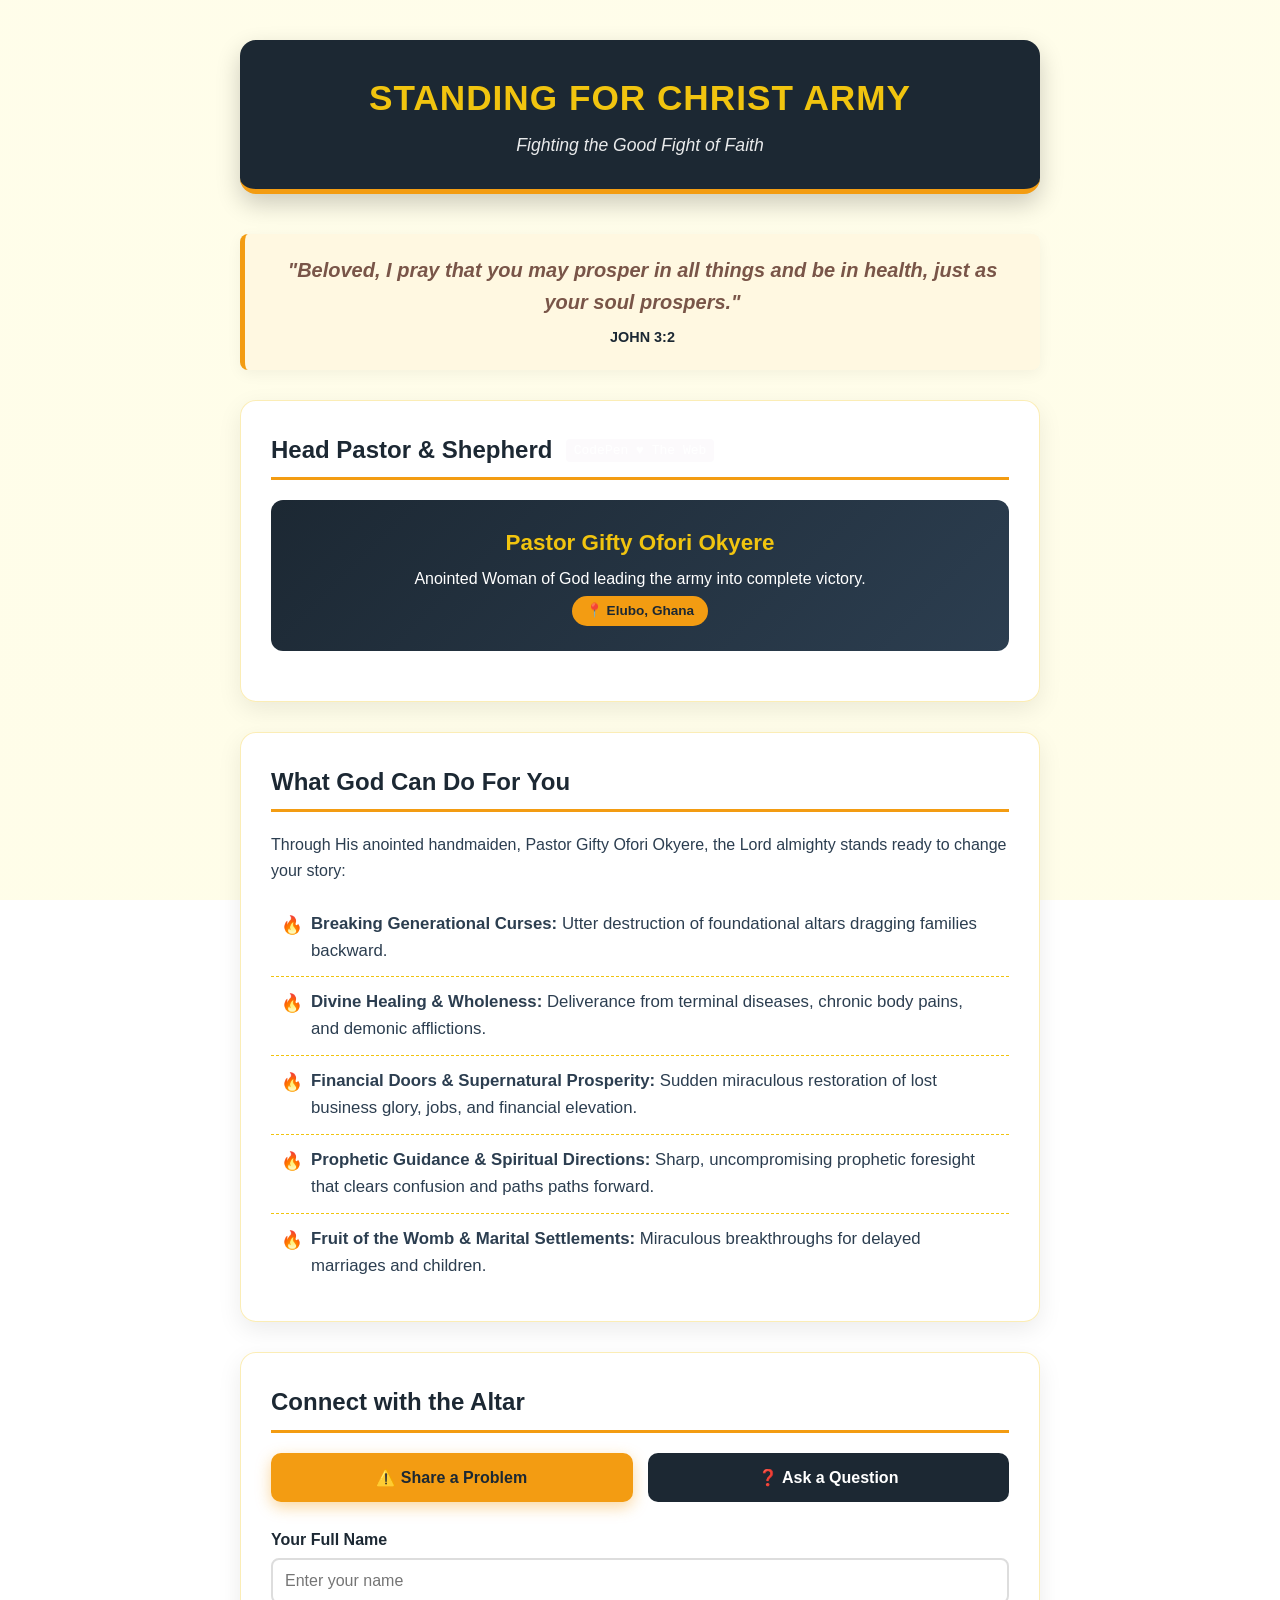
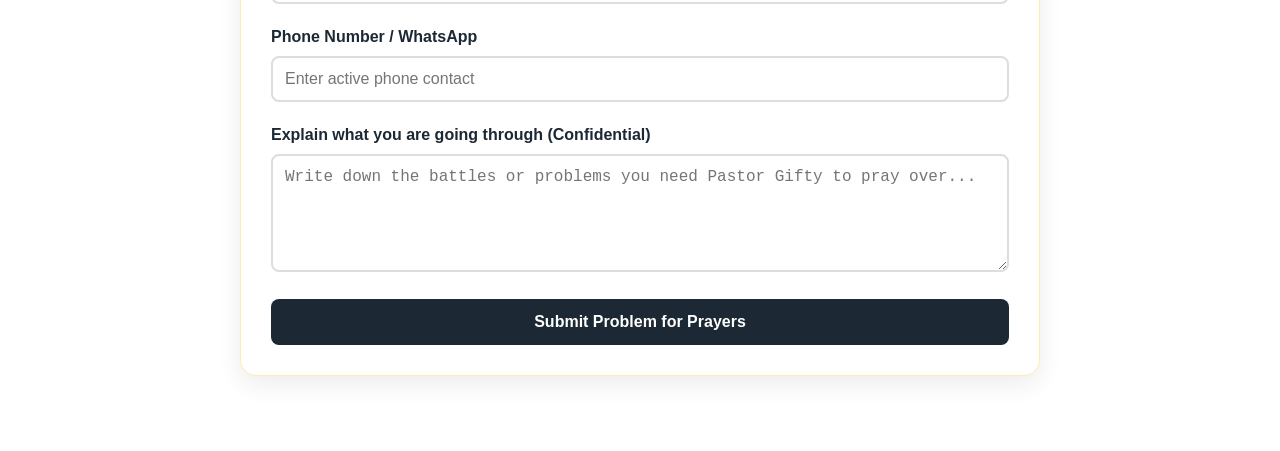
<file: jochebed did 2_files/saved_resource.html>
<!DOCTYPE html>
<!-- saved from url=(0080)https://es-d-22158203520260630-019f0fb5-9d56-74e5-a5db-6a69d1016426.codepen.dev/ -->
<html lang="en"><head><meta http-equiv="Content-Type" content="text/html; charset=UTF-8">
<script id="codepen-helper" src="./index.20cc2863df3f667149e7be3b493579.js.download"></script>
    
    <link rel="stylesheet" href="./style.2422098d6df22b818238.css">
    <meta name="viewport" content="width=device-width, initial-scale=1.0">
    <title>Pen</title>
  </head>
  <body>

    <script src="./script.8d1b540f63fd1a1a5850.js.download"></script>
  




    
    <meta name="viewport" content="width=device-width, initial-scale=1.0">
    <title>Standing for Christ Army - Elubo</title>
    <style>
        :root {
            --gold-primary: #f39c12;
            --gold-light: #f1c40f;
            --gold-bg: #fffde7;
            --dark-army: #1c2833;
            --white-card: rgba(255, 255, 255, 0.96);
            --text-main: #2c3e50;
        }

        * {
            box-sizing: border-box;
            margin: 0;
            padding: 0;
        }

        body {
            font-family: 'Segoe UI', Tahoma, Geneva, Verdana, sans-serif;
            color: var(--text-main);
            min-height: 100vh;
            line-height: 1.6;
            
            /* Yellow tint overlay mixed with fading Jesus on the cross image */
            background-image: linear-gradient(rgba(255, 253, 231, 0.88), rgba(255, 253, 231, 0.92)), 
                              url('https://png.pngtree.com/background/20250105/original/pngtree-silhouette-of-jesus-on-the-cross-against-mountain-sunset-background-picture-image_15766513.jpg');
            background-size: cover;
            background-position: center;
            background-attachment: fixed;
            background-repeat: no-repeat;
            padding: 40px 20px;
        }

        .main-wrapper {
            max-width: 800px;
            margin: 0 auto;
        }

        /* Header & Church Branding */
        header {
            text-align: center;
            margin-bottom: 40px;
            background: var(--dark-army);
            color: white;
            padding: 30px 20px;
            border-radius: 16px;
            box-shadow: 0 10px 25px rgba(0,0,0,0.2);
            border-bottom: 5px solid var(--gold-primary);
        }

        header h1 {
            font-size: 2.2rem;
            letter-spacing: 1px;
            text-transform: uppercase;
            color: var(--gold-light);
            margin-bottom: 5px;
        }

        header p {
            font-size: 1.1rem;
            opacity: 0.9;
            font-style: italic;
        }

        /* Scripture Quote Section */
        .scripture-box {
            background: #fff8e1;
            border-left: 5px solid var(--gold-primary);
            padding: 20px;
            border-radius: 8px;
            text-align: center;
            margin-bottom: 30px;
            box-shadow: 0 4px 15px rgba(0,0,0,0.05);
        }

        .scripture-text {
            font-size: 1.25rem;
            font-weight: 600;
            color: #795548;
            font-style: italic;
        }

        .scripture-ref {
            display: block;
            margin-top: 8px;
            font-weight: bold;
            color: var(--dark-army);
            text-transform: uppercase;
            font-size: 0.9rem;
        }

        /* General Card/Section Layout */
        .card {
            background: var(--white-card);
            padding: 30px;
            border-radius: 16px;
            box-shadow: 0 8px 25px rgba(0, 0, 0, 0.08);
            margin-bottom: 30px;
            border: 1px solid rgba(241, 196, 15, 0.3);
        }

        .card h2 {
            color: var(--dark-army);
            border-bottom: 3px solid var(--gold-primary);
            padding-bottom: 8px;
            margin-bottom: 20px;
            font-size: 1.5rem;
            display: flex;
            align-items: center;
            gap: 10px;
        }

        /* Pastor Info Profile styling */
        .pastor-profile {
            background: linear-gradient(135deg, var(--dark-army), #2c3e50);
            color: white;
            padding: 25px;
            border-radius: 12px;
            text-align: center;
            margin-bottom: 20px;
        }

        .pastor-profile h3 {
            color: var(--gold-light);
            font-size: 1.4rem;
            margin-bottom: 5px;
        }

        .location-tag {
            background: var(--gold-primary);
            color: var(--dark-army);
            padding: 4px 14px;
            border-radius: 20px;
            font-weight: bold;
            font-size: 0.85rem;
            display: inline-block;
            margin-top: 5px;
        }

        /* Interactive Tabs/Buttons Navigation for Actions */
        .tab-menu {
            display: flex;
            gap: 15px;
            margin-bottom: 25px;
        }

        .tab-btn {
            flex: 1;
            padding: 15px;
            font-size: 1rem;
            font-weight: 700;
            border: none;
            border-radius: 10px;
            cursor: pointer;
            transition: all 0.3s ease;
            text-align: center;
        }

        .tab-btn.active {
            background-color: var(--gold-primary);
            color: var(--dark-army);
            box-shadow: 0 5px 15px rgba(243, 156, 18, 0.4);
        }

        .tab-btn.inactive {
            background-color: var(--dark-army);
            color: white;
        }

        .tab-btn:hover {
            transform: translateY(-2px);
            opacity: 0.9;
        }

        /* Form Controls */
        .form-section {
            display: none; /* Controlled via script switcher */
        }

        .form-section.visible {
            display: block;
            animation: fadeIn 0.4s ease-in-out;
        }

        .form-group {
            margin-bottom: 20px;
        }

        .form-group label {
            display: block;
            font-weight: 600;
            margin-bottom: 6px;
            color: var(--dark-army);
        }

        .form-group input, .form-group textarea {
            width: 100%;
            padding: 12px;
            border: 2px solid #ddd;
            border-radius: 8px;
            font-size: 1rem;
            transition: border-color 0.3s;
        }

        .form-group input:focus, .form-group textarea:focus {
            outline: none;
            border-color: var(--gold-primary);
        }

        .submit-btn {
            background: var(--dark-army);
            color: white;
            border: none;
            padding: 14px 28px;
            font-size: 1rem;
            font-weight: 600;
            border-radius: 8px;
            cursor: pointer;
            width: 100%;
            transition: background 0.2s;
        }

        .submit-btn:hover {
            background: var(--gold-primary);
            color: var(--dark-army);
        }

        /* Divine Manifestations List Styling */
        .manifestation-list {
            list-style: none;
        }

        .manifestation-list li {
            padding: 12px 15px 12px 40px;
            position: relative;
            border-bottom: 1px dashed #f1c40f;
            font-size: 1.05rem;
        }

        .manifestation-list li:last-child {
            border-bottom: none;
        }

        .manifestation-list li::before {
            content: "🔥";
            position: absolute;
            left: 10px;
            top: 12px;
            font-size: 1.1rem;
        }

        /* Animation keyframes */
        @keyframes fadeIn {
            from { opacity: 0; transform: translateY(10px); }
            to { opacity: 1; transform: translateY(0); }
        }

        @media (max-width: 600px) {
            .tab-menu {
                flex-direction: column;
            }
            header h1 {
                font-size: 1.7rem;
            }
        }
    </style>



    <div class="main-wrapper">

        <!-- Banner Header -->
        <header>
            <h1>Standing for Christ Army</h1>
            <p>Fighting the Good Fight of Faith</p>
        </header>

        <!-- Scripture Banner Piece -->
        <div class="scripture-box">
            <span class="scripture-text">"Beloved, I pray that you may prosper in all things and be in health, just as your soul prospers."</span>
            <span class="scripture-ref">John 3:2</span>
        </div>

        <!-- Leader Showcase -->
        <div class="card">
            <h2>Head Pastor &amp; Shepherd</h2>
            <div class="pastor-profile">
                <h3>Pastor Gifty Ofori Okyere</h3>
                <p>Anointed Woman of God leading the army into complete victory.</p>
                <span class="location-tag">📍 Elubo, Ghana</span>
            </div>
        </div>

        <!-- Divine Miracles / God's Matrix List Section -->
        <div class="card">
            <h2>What God Can Do For You</h2>
            <p style="margin-bottom: 15px; font-weight: 500;">Through His anointed handmaiden, Pastor Gifty Ofori Okyere, the Lord almighty stands ready to change your story:</p>
            <ul class="manifestation-list">
                <li><strong>Breaking Generational Curses:</strong> Utter destruction of foundational altars dragging families backward.</li>
                <li><strong>Divine Healing &amp; Wholeness:</strong> Deliverance from terminal diseases, chronic body pains, and demonic afflictions.</li>
                <li><strong>Financial Doors &amp; Supernatural Prosperity:</strong> Sudden miraculous restoration of lost business glory, jobs, and financial elevation.</li>
                <li><strong>Prophetic Guidance &amp; Spiritual Directions:</strong> Sharp, uncompromising prophetic foresight that clears confusion and paths paths forward.</li>
                <li><strong>Fruit of the Womb &amp; Marital Settlements:</strong> Miraculous breakthroughs for delayed marriages and children.</li>
            </ul>
        </div>

        <!-- Interaction Hub Section with Dynamic Tabs -->
        <div class="card">
            <h2>Connect with the Altar</h2>
            
            <!-- Navigation Action Tabs -->
            <div class="tab-menu">
                <button class="tab-btn active" id="tabProblemBtn" onclick="switchTab(&#39;problem&#39;)">⚠️ Share a Problem</button>
                <button class="tab-btn inactive" id="tabQuestionBtn" onclick="switchTab(&#39;question&#39;)">❓ Ask a Question</button>
            </div>

            <!-- Problem Submission Panel Layout -->
            <div id="problemSection" class="form-section visible">
                <form onsubmit="handleFormSubmit(event, &#39;Problem&#39;)">
                    <div class="form-group">
                        <label for="probName">Your Full Name</label>
                        <input type="text" id="probName" required="" placeholder="Enter your name">
                    </div>
                    <div class="form-group">
                        <label for="probPhone">Phone Number / WhatsApp</label>
                        <input type="tel" id="probPhone" required="" placeholder="Enter active phone contact">
                    </div>
                    <div class="form-group">
                        <label for="probDetails">Explain what you are going through (Confidential)</label>
                        <textarea id="probDetails" rows="5" required="" placeholder="Write down the battles or problems you need Pastor Gifty to pray over..."></textarea>
                    </div>
                    <button type="submit" class="submit-btn">Submit Problem for Prayers</button>
                </form>
            </div>

            <!-- Questions Panel Layout -->
            <div id="questionSection" class="form-section">
                <form onsubmit="handleFormSubmit(event, &#39;Question&#39;)">
                    <div class="form-group">
                        <label for="quesName">Your Full Name</label>
                        <input type="text" id="quesName" required="" placeholder="Enter your name">
                    </div>
                    <div class="form-group">
                        <label for="quesEmail">Email or Phone Number</label>
                        <input type="text" id="quesEmail" required="" placeholder="Where should we send the answer?">
                    </div>
                    <div class="form-group">
                        <label for="quesText">What is your question about our services or church?</label>
                        <textarea id="quesText" rows="4" required="" placeholder="Type your query here..."></textarea>
                    </div>
                    <button type="submit" class="submit-btn">Send My Question</button>
                </form>
            </div>

        </div>

    </div>

    <!-- Script Handling Tab Shifts & Form Execution -->
    <script>
        function switchTab(targetTab) {
            const problemSection = document.getElementById('problemSection');
            const questionSection = document.getElementById('questionSection');
            const problemBtn = document.getElementById('tabProblemBtn');
            const questionBtn = document.getElementById('tabQuestionBtn');

            if (targetTab === 'problem') {
                problemSection.classList.add('visible');
                questionSection.classList.remove('visible');
                
                problemBtn.className = 'tab-btn active';
                questionBtn.className = 'tab-btn inactive';
            } else {
                questionSection.classList.add('visible');
                problemSection.classList.remove('visible');
                
                questionBtn.className = 'tab-btn active';
                problemBtn.className = 'tab-btn inactive';
            }
        }

        function handleFormSubmit(event, type) {
            event.preventDefault();
            
            // Temporary alert for demo purposes
            alert(`Thank you! Your ${type} has been securely submitted to Standing for Christ Army, Elubo. Pastor Gifty Ofori Okyere will join you in prayers!`);
            
            // Resets form inputs perfectly
            event.target.reset();
        }
    </script>


</body></html>
</file>
<file: jochebed did 2_files/style.2422098d6df22b818238.css>
html::before {
  content: 'CodePen ♥ The Web';
  position: fixed;
  inset: 0;
  z-index: -1;
  margin: auto;
  width: fit-content;
  height: fit-content;
  font-family: monospace;
  opacity: 0.6;
  background: rebeccapurple;
  color: white;
  padding: 4px 8px;
  border-radius: 4px;
}
</file>
